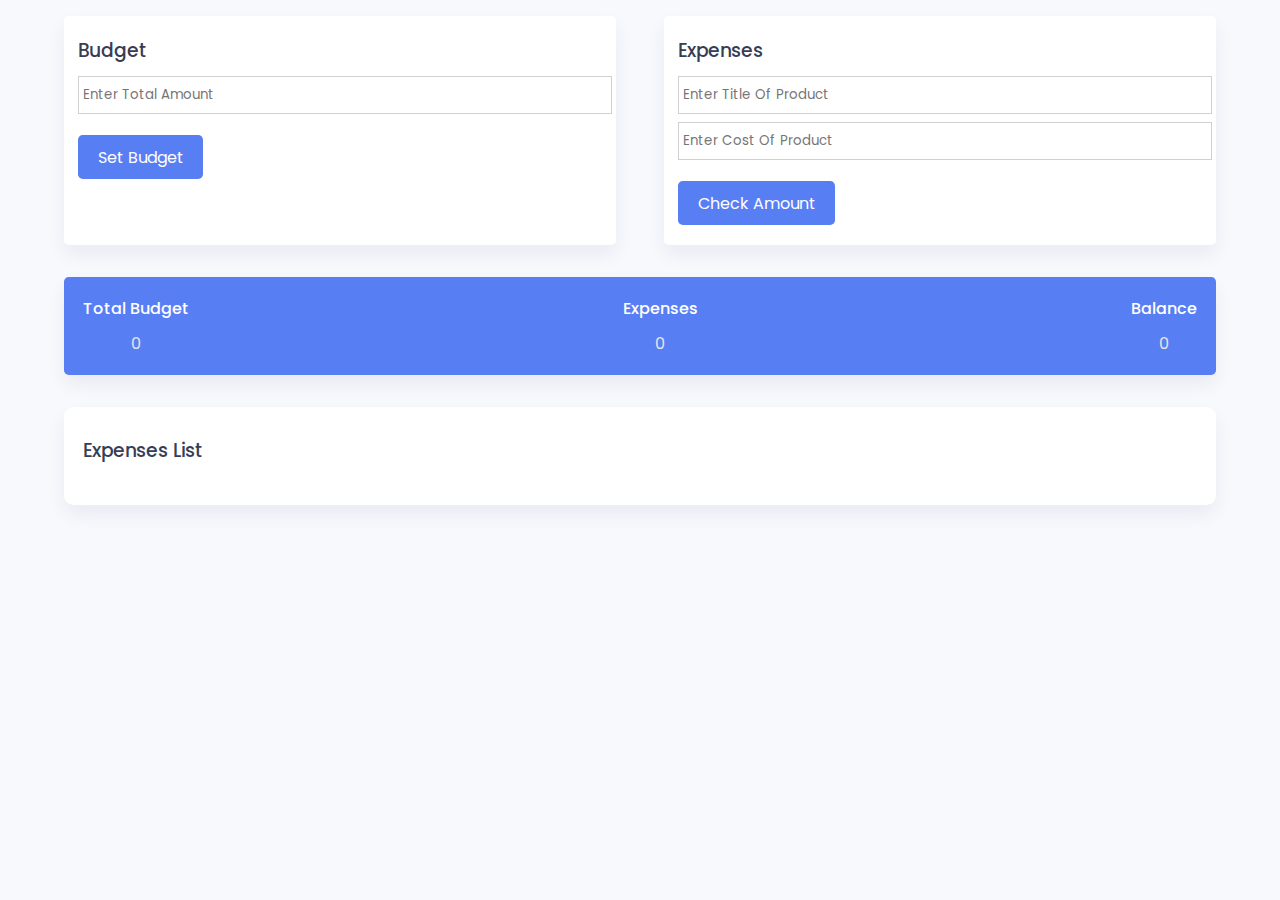
<file: a Budget App/index.html>
<!DOCTYPE html>
<html lang="en">
<head>
    <meta charset="UTF-8">
    <meta http-equiv="X-UA-Compatible" content="IE=edge">
    <meta name="viewport" content="width=device-width, initial-scale=1.0">
    <link rel="stylesheet" href="https://cdnjs.cloudflare.com/ajax/libs/font-awesome/6.3.0/css/all.min.css"/>
    <link rel="stylesheet" href="style.css"/>
    <title>a Budget App </title>
</head>
<body>

    <div class="wrapper">
        <div class="container">
            <div class="sub-container">
                <div class="total-amount-container">
                    <h3>Budget</h3>
                    <p class="hide error" id="budget-error">
                        Value cannot be empty or negative
                    </p>
                    <input type="number" id="total-amount" placeholder="Enter Total Amount">
                    <button class="submit" id="total-amount-button">Set Budget</button>
                </div>

                <div class="user-amount-container">
                    <h3>Expenses</h3>
                    <p class="hide error" id="product-title-error">
                        Values cannot be empty
                    </p>
                    <input type="text" class="product-title" id="product-title" placeholder="Enter Title Of Product">
                    <input type="number" id="user-amount" placeholder="Enter Cost Of Product">
                    <button class="submit" id="check-amount">Check Amount</button>
                </div>
            </div>
            
            <div class="output-container flex-space">
                <div>
                    <p>Total Budget</p>
                    <span id="amount">
                        0
                    </span>
                </div>
                <div>
                    <p>Expenses</p>
                    <span id="expenditure-value">
                        0
                    </span>
                </div>
                <div>
                    <p>Balance</p>
                    <span id="balance-amount">
                        0
                    </span>
                </div>
            </div>
        </div>

        <div class="list">
            <h3>Expenses List</h3>
            <div class="list-container" id="list"></div>
        </div>

    </div>

    <script src="index.js"></script>
</body>
</html>

<!-- https://www.youtube.com/watch?v=G_Prk9-G2Q0&list=PLkC56g8fboI0HghByzVuD2Vz8ROUXfF_j&index=18 -->
</file>
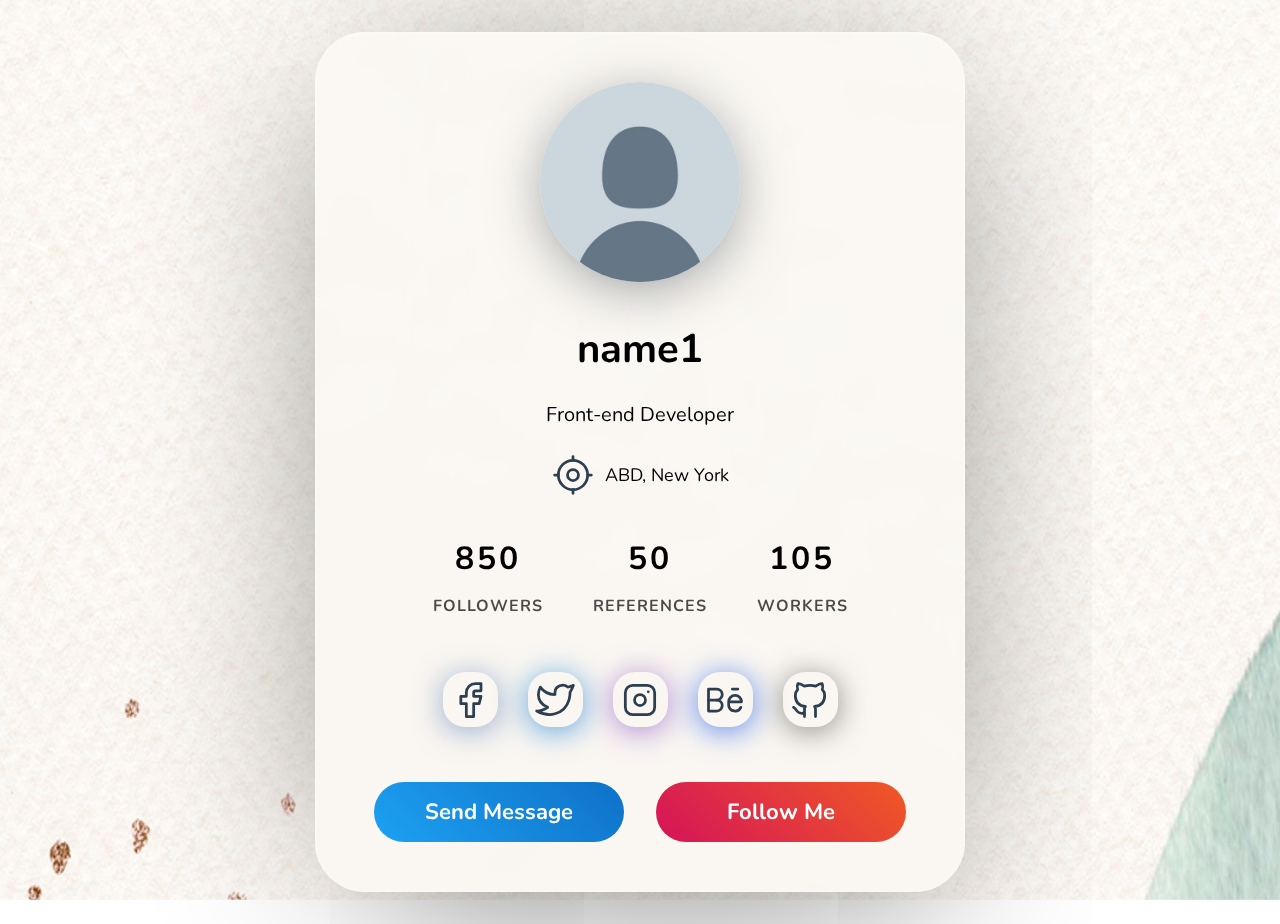
<file: ASMR Programming - Profile Card UI Design/index.html>
<!DOCTYPE html>
<html lang="en">
<head>
    <meta charset="UTF-8">
    <meta http-equiv="X-UA-Compatible" content="IE=edge">
    <meta name="viewport" content="width=device-width, initial-scale=1.0">
    <title>Document</title>
    <title>Profile Card</title>
    <link rel="stylesheet" href="style.css">
    <link rel="stylesheet" href="reset.css">
</head>
<body>
    <div class="profile-card">
        <figure class="profile-card__img">
            <img src="img1.jpg" alt=""...>
        </figure>

        <div class="profile-card__desc">
            <h1>name1</h1>
            <div>Front-end Developer</div>
            <div style="display:flex; align-items: center; gap: 10px; justify-content: center;">
                <svg xmlns="http://www.w3.org/2000/svg" class="icon icon-tabler icon-tabler-current-location" width="44" height="44" viewBox="0 0 24 24" stroke-width="1.5" stroke="#2c3e50" fill="none" stroke-linecap="round" stroke-linejoin="round">
                    <path stroke="none" d="M0 0h24v24H0z" fill="none"/>
                    <circle cx="12" cy="12" r="3" />
                    <circle cx="12" cy="12" r="8" />
                    <line x1="12" y1="2" x2="12" y2="4" />
                    <line x1="12" y1="20" x2="12" y2="22" />
                    <line x1="20" y1="12" x2="22" y2="12" />
                    <line x1="2" y1="12" x2="4" y2="12" />
                  </svg>
                  <span>ABD, New York</span>
            </div>
            
        </div>

        <div class="profile-card__info">
            <div>
                <div>850</div>
                <div>Followers</div>
            </div>
            <div>
                <div>50</div>
                <div>References</div>
            </div>
            <div>
                <div>105</div>
                <div>Workers</div>
            </div>
        </div>

        <div class="profile-card__social">
            <a href="#" class="facebook">
                <svg xmlns="http://www.w3.org/2000/svg" class="icon icon-tabler icon-tabler-brand-facebook" width="44" height="44" viewBox="0 0 24 24" stroke-width="1.5" stroke="#2c3e50" fill="none" stroke-linecap="round" stroke-linejoin="round">
                    <path stroke="none" d="M0 0h24v24H0z" fill="none"/>
                    <path d="M7 10v4h3v7h4v-7h3l1 -4h-4v-2a1 1 0 0 1 1 -1h3v-4h-3a5 5 0 0 0 -5 5v2h-3" />
                </svg>
            </a>    
            <a href="#" class="twitter">
                <svg xmlns="http://www.w3.org/2000/svg" class="icon icon-tabler icon-tabler-brand-twitter" width="44" height="44" viewBox="0 0 24 24" stroke-width="1.5" stroke="#2c3e50" fill="none" stroke-linecap="round" stroke-linejoin="round">
                    <path stroke="none" d="M0 0h24v24H0z" fill="none"/>
                    <path d="M22 4.01c-1 .49 -1.98 .689 -3 .99c-1.121 -1.265 -2.783 -1.335 -4.38 -.737s-2.643 2.06 -2.62 3.737v1c-3.245 .083 -6.135 -1.395 -8 -4c0 0 -4.182 7.433 4 11c-1.872 1.247 -3.739 2.088 -6 2c3.308 1.803 6.913 2.423 10.034 1.517c3.58 -1.04 6.522 -3.723 7.651 -7.742a13.84 13.84 0 0 0 .497 -3.753c-.002 -.249 1.51 -2.772 1.818 -4.013z" />
                </svg>
            </a>    
            <a href="#" class="instagram">
                <svg xmlns="http://www.w3.org/2000/svg" class="icon icon-tabler icon-tabler-brand-instagram" width="44" height="44" viewBox="0 0 24 24" stroke-width="1.5" stroke="#2c3e50" fill="none" stroke-linecap="round" stroke-linejoin="round">
                    <path stroke="none" d="M0 0h24v24H0z" fill="none"/>
                    <rect x="4" y="4" width="16" height="16" rx="4" />
                    <circle cx="12" cy="12" r="3" />
                    <line x1="16.5" y1="7.5" x2="16.5" y2="7.501" />
                </svg>
            </a>    
            <a href="#" class="behance">
                <svg xmlns="http://www.w3.org/2000/svg" class="icon icon-tabler icon-tabler-brand-behance" width="44" height="44" viewBox="0 0 24 24" stroke-width="1.5" stroke="#2c3e50" fill="none" stroke-linecap="round" stroke-linejoin="round">
                    <path stroke="none" d="M0 0h24v24H0z" fill="none"/>
                    <path d="M3 18v-12h4.5a3 3 0 0 1 0 6a3 3 0 0 1 0 6h-4.5" />
                    <line x1="3" y1="12" x2="7.5" y2="12" />
                    <path d="M14 13h7a3.5 3.5 0 0 0 -7 0v2a3.5 3.5 0 0 0 6.64 1" />
                    <line x1="16" y1="6" x2="19" y2="6" />
                </svg>
            </a>    
            <a href="#" class="github">
                <svg xmlns="http://www.w3.org/2000/svg" class="icon icon-tabler icon-tabler-brand-github" width="44" height="44" viewBox="0 0 24 24" stroke-width="1.5" stroke="#2c3e50" fill="none" stroke-linecap="round" stroke-linejoin="round">
                    <path stroke="none" d="M0 0h24v24H0z" fill="none"/>
                    <path d="M9 19c-4.3 1.4 -4.3 -2.5 -6 -3m12 5v-3.5c0 -1 .1 -1.4 -.5 -2c2.8 -.3 5.5 -1.4 5.5 -6a4.6 4.6 0 0 0 -1.3 -3.2a4.2 4.2 0 0 0 -.1 -3.2s-1.1 -.3 -3.5 1.3a12.3 12.3 0 0 0 -6.2 0c-2.4 -1.6 -3.5 -1.3 -3.5 -1.3a4.2 4.2 0 0 0 -.1 3.2a4.6 4.6 0 0 0 -1.3 3.2c0 4.6 2.7 5.7 5.5 6c-.6 .6 -.6 1.2 -.5 2v3.5" />
                </svg>
            </a>
        </div>

        <div class="profile-card__actions">
            <button class="blue">Send Message</button>
            <button class="orange">Follow Me</button>
        </div>
    </div>
</body>
</html>
</file>
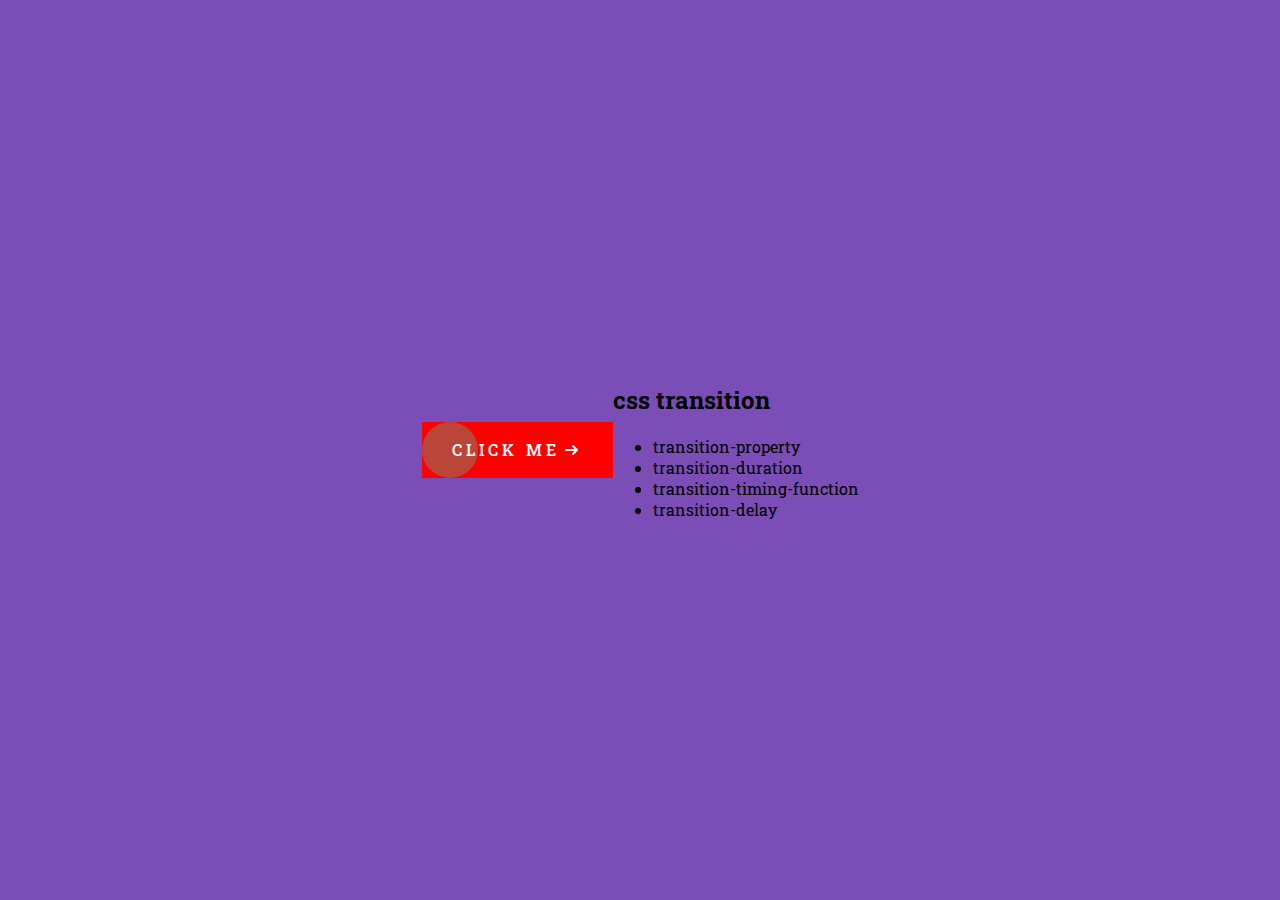
<file: Button Hover Animation/index.html>
<!DOCTYPE html>
<html lang="en">
<head>
    <meta charset="UTF-8">
    <meta http-equiv="X-UA-Compatible" content="IE=edge">
    <meta name="viewport" content="width=device-width, initial-scale=1.0">
    <title>Button Hover Effect</title>
    <link rel="stylesheet" type="text/css" href="button.css">
</head>
<body>

    <a href="#" class="button">
        <span>Click Me</span>
        <svg width="13px" height="10px" viewBox="0 0 13 10">
            <path d="M1,5 L11,5"></path>
            <polyline points="8 1 12 5 8 9"></polyline>
        </svg>
    </a>

    <div>
        <h2>css transition</h2>
        <ul>
            <li>transition-property</li>
            <li>transition-duration</li>
            <li>transition-timing-function</li>
            <li>transition-delay</li>
        </ul>
    </div>
</body>
</html>
</file>
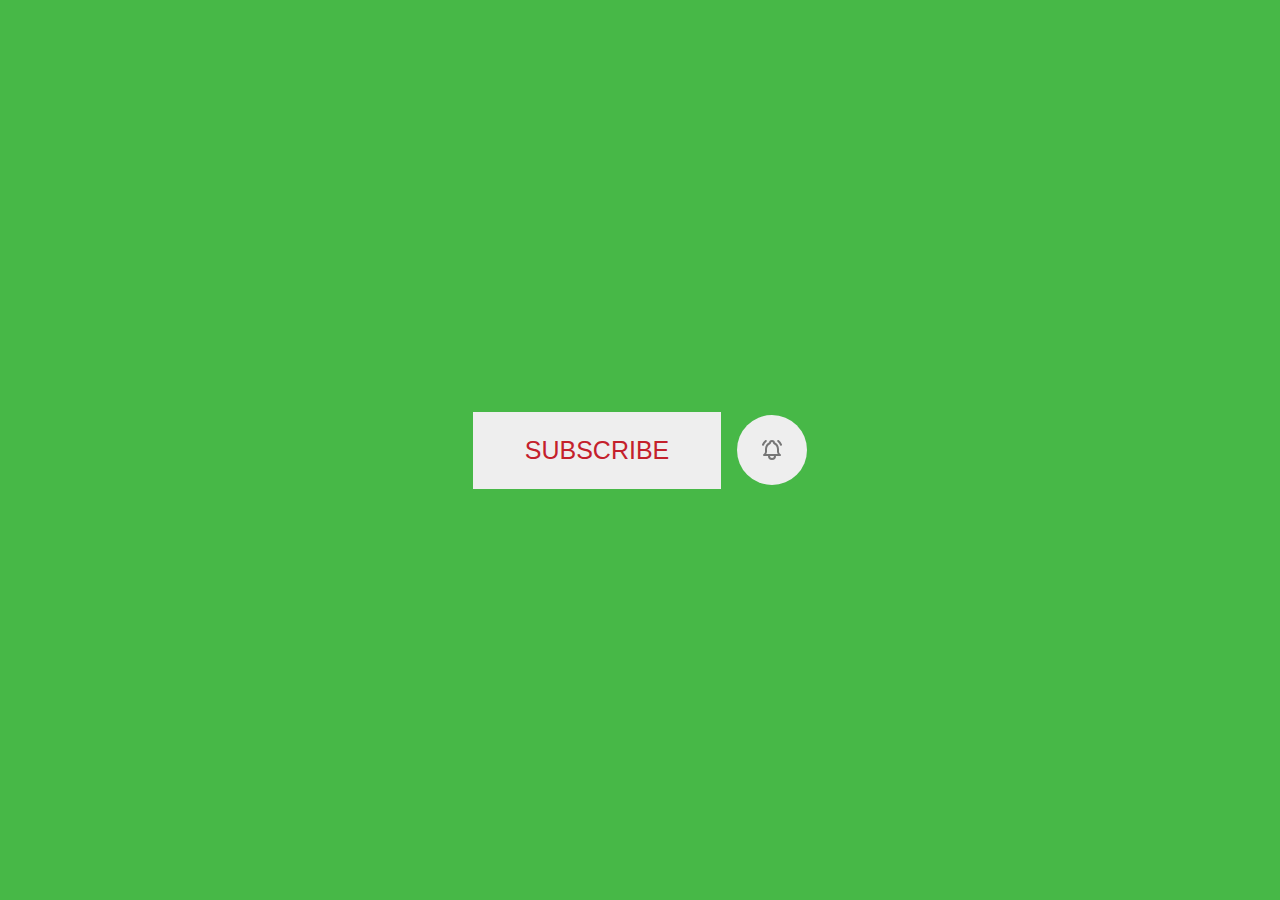
<file: Green Screen Animated Subscribe Button/index.html>
<!DOCTYPE html>
<html lang="en">
<head>
    <meta charset="UTF-8">
    <meta http-equiv="X-UA-Compatible" content="IE=edge">
    <meta name="viewport" content="width=device-width, initial-scale=1.0">
    <title>Green Screen Subscribe Button</title>
    <link rel="preconnect" href="https://fonts.googleapis.com">
    <link rel="preconnect" href="https://fonts.gstatic.com" crossorigin>
    <link href="https://fonts.googleapis.com/css2?family=Roboto+Slab&display=swap" rel="stylesheet">
    <style>
        body{
            font-family: 'Inter', sans-serif;
            margin: 0;
            padding: 0;
            display: flex;
            align-items: center;
            justify-content: center;
            height: 100vh;
            background-color: rgb(71, 184, 71);
        }

        .subscribe-group {
            position: relative;
            display: flex;
            align-items: center;
            justify-content: center;
            gap: 1rem;
        }

        .button {
            text-transform: uppercase;
            width: 200px;
            text-align: center;
            color: #c4202b;
            padding: 1.5rem;
            font-size: 25px;
            background-color: #eee;
            scale: 1;
            animation: buttonAnimation 1s forwards;
            animation-delay: 1s;
            animation
            /* animation이 1초 후 시작 1초동안*/
            /* 
                animation 요소는 6가지 animation 속성을 한번에 적을 수 있는 요소이다.
                위에서는 3가지를 animation에 적고 delay만 따로 적었다.
                animation-name 이 애니메이션의 중간 상태를 지정합니다. 중간 상태는 @keyframes 규칙을 이용하여 기술합니다.
                animation-duration 애니메이션 완료되는데 걸리는 시간 정의.
                animation-direction 애니메이션이 종료되고 다시 처음부터 시작할지 역방향으로 진행할지 지정합니다.
                animation-delay 애니메이션을 n초 후 시작해준다.
            */
        }

        /* 
            @keyframes규칙 내에서 css스타일을 지정하면
            애니메이션이 특정 시간에 현재 스타일에서 새로운 스타일로
            점진적으로 변경된다. animation요소에 바인딩 되야한다.
         */
        @keyframes buttonAnimation {
            /* 버튼 크기를 기존에서 95%로 줄인다.*/
            from {
                scale: .95;
            }

            to {
                /* 버튼 크기를 100%로 만들고 색상, 배경 변화 */
                scale: 1;
                background-color: #c4302b;
                color: white;
            }
        }

        .button:before{
            /* 빈 버튼태그가 있는데 태그 생성 전에 적용되는 것들 */
            content: 'Subscribe';
            display: block;
            animation: buttonTextAnimation 1s forwards;
            animation-delay: 1s;
        }

        @keyframes buttonTextAnimation {
            to {
                content: "Subscribed";
            }
        }

        .bell {
            background-color: #eee;
            height: 70px;
            width: 70px;
            display: flex;
            align-items: center;
            justify-content: center;
            border-radius: 100px;
            scale: 1;
            animation: bellAnimation 1s forwards;
            animation-delay: 3s;
        }

        @keyframes bellAnimation {
            from {
                scale: .95;
            }

            to {
                scale: 1;
            }
        }

        .bell svg{
            opacity: .5;
            rotate: 0;
            transform-origin: top;
            animation: bellIconAnimation .2s forwards;
            animation-delay: 3.4s;
        }

        @keyframes bellIconAnimation {
            /* animation이 진행 0%일때 실행 */
            0% {
                rotate: 25deg;
                scale: 1;
                opacity: .5;
            }
            /* animation이 진행 50%일때 실행 */
            50% {
                rotate: 0;
                scale: .95;
                opacity: .5;
            }
            /* animation이 진행 75%일때 실행 */
            75% {
                rotate: -25deg;
                scale: 1;
                opacity: .5;
            }
            /* animation이 진행 95, 100%일때 실행 */
            90%,
            100% {
                opacity: 1;
                color: #c4302b;
            }
        }

        .cursor {
            opacity: 0;
            position: absolute;
            align-self: flex-end;
            z-index: 9;
            transition: 50px 50px;
            rotate: 15deg;
            animation: cursorAnimation 4s forwards;
        }

        @keyframes cursorAnimation {
            20%,
            50% {
                opacity: 1;
                translate: 50px 20px;
            }

            70%,
            95% {
                opacity: 1;
                translate: 160px 10px;
            }

            100% {
                opacity: 0;
                translate: 180px 50px;
            }
        }

        .cursor svg {
            fill: white;
        }
    </style>
</head>

<body>
    <div class="subscribe-group">
        <div class="button"></div>
        <div class="bell">
            <svg xmlns="http://www.w3.org/2000/svg" class="icon icon-tabler icon-tabler-bell-ringing" width="24" height="24" viewBox="0 0 24 24" stroke-width="2" stroke="currentColor" fill="none" stroke-linecap="round" stroke-linejoin="round">
                <path stroke="none" d="M0 0h24v24H0z" fill="none"></path>
                <path d="M10 5a2 2 0 0 1 4 0a7 7 0 0 1 4 6v3a4 4 0 0 0 2 3h-16a4 4 0 0 0 2 -3v-3a7 7 0 0 1 4 -6"></path>
                <path d="M9 17v1a3 3 0 0 0 6 0v-1"></path>
                <path d="M21 6.727a11.05 11.05 0 0 0 -2.794 -3.727"></path>
                <path d="M3 6.727a11.05 11.05 0 0 1 2.792 -3.727"></path>
            </svg>
        </div>
        <div class="cursor">
            <svg xmlns="http://www.w3.org/2000/svg" class="icon icon-tabler icon-tabler-pointer" width="24" height="24" viewBox="0 0 24 24" stroke-width="2" stroke="currentColor" fill="none" stroke-linecap="round" stroke-linejoin="round">
                <path stroke="none" d="M0 0h24v24H0z" fill="none"></path>
                <path d="M7.904 17.563a1.2 1.2 0 0 0 2.228 .308l2.09 -3.093l4.907 4.907a1.067 1.067 0 0 0 1.509 0l1.047 -1.047a1.067 1.067 0 0 0 0 -1.509l-4.907 -4.907l3.113 -2.09a1.2 1.2 0 0 0 -.309 -2.228l-13.582 -3.904l3.904 13.563z"></path>
             </svg>
        </div>
    </div>
</body>

</html>
</file>
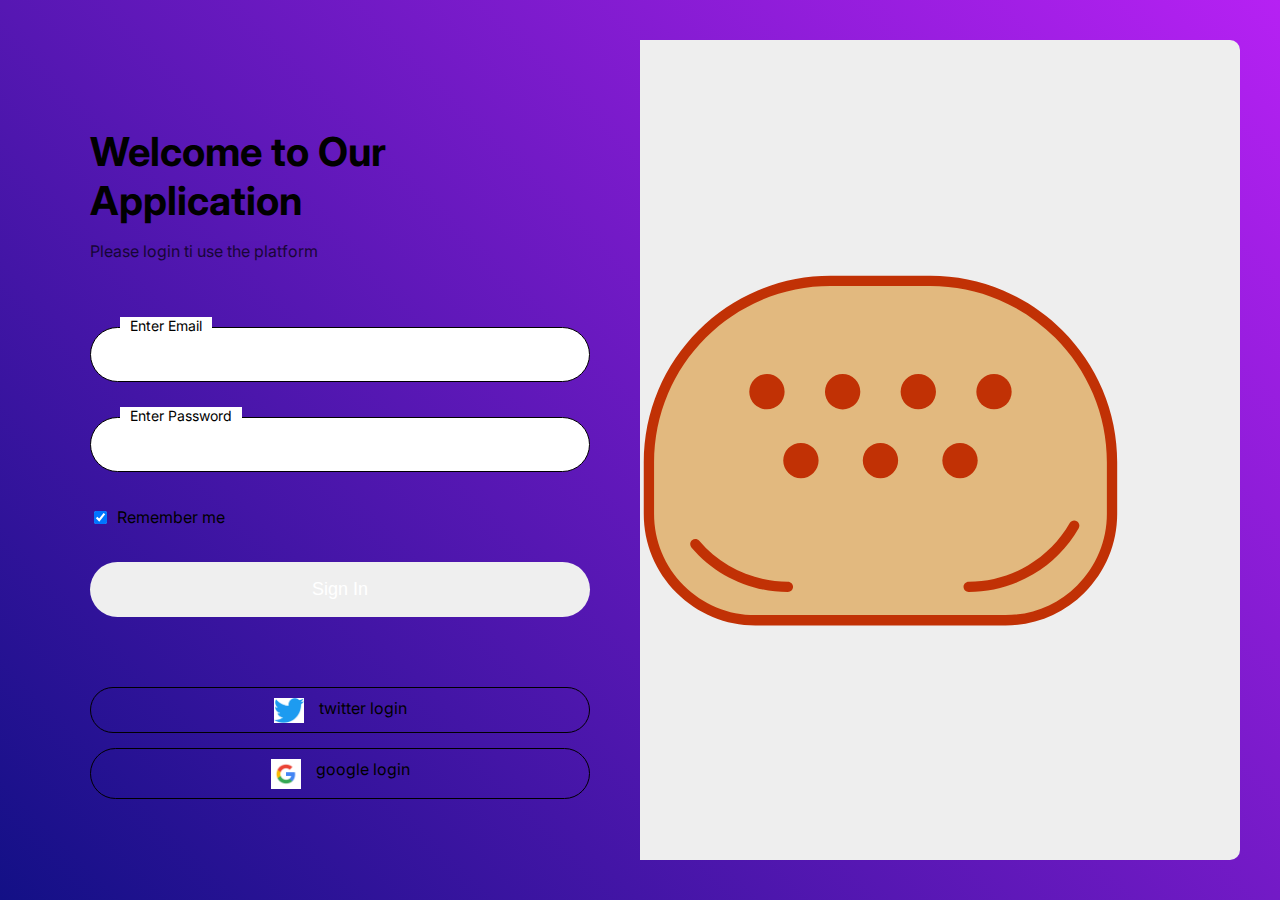
<file: modern Login Page UI Design/index.html>
<!DOCTYPE html>
<html lang="en">
<head>
    <meta charset="UTF-8">
    <meta http-equiv="X-UA-Compatible" content="IE=edge">
    <meta name="viewport" content="width=device-width, initial-scale=1.0">
    <title>Login Page</title>
    <link rel="stylesheet" href="style.css">
</head>
<body>
    <div class="container">
        <div class="login-left">
            <div class="login-header">
                <h1>Welcome to Our Application</h1>
                <p>Please login ti use the platform</p>
            </div>
            <form action="" class="login-form">
                <div class="login-form-content">
                    <div class="form-item">
                        <label for="email">Enter Email</label>
                        <input type="text" id="email">
                    </div>
                    <div class="form-item">
                        <label for="password">Enter Password</label>
                        <input type="password" id="password">
                    </div>
                    <div class="form-item">
                        <div class="checkbox">
                            <input type="checkbox" id="rememberMeCheckbox" checked>
                            <label for="rememberMeCheckbox" class="checkboxLabel">Remember me</label>
                        </div>
                    </div>
                    <button type="submit">Sign In</button>
                </div>
                <div class="login-form-footer">
                    <a href="#">
                        <img width="30" 
                            src="./images.png" 
                            alt=""> twitter login
                    </a>
                    <a href="#">
                        <img width="30" 
                            src="./google.png" 
                            alt=""> google login
                    </a>
                </div>
            </form>
        </div>
        <div class="login-right">
            <img src="./biscuit-svgrepo-com.svg" alt="">
        </div>
    </div>
</body>
</html>
</file>
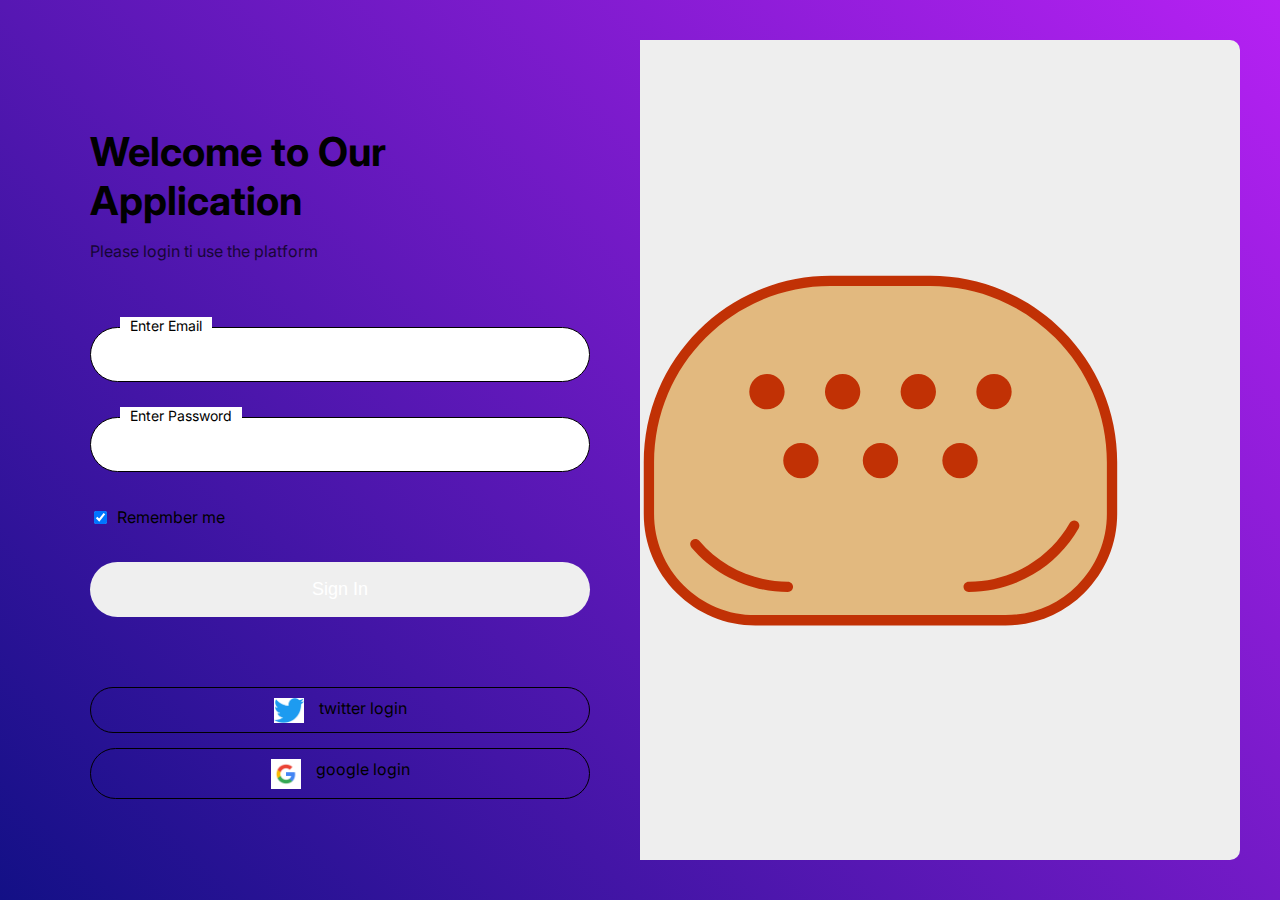
<file: Modern Login Page UI Design1/index.html>
<!DOCTYPE html>
<html lang="ko">
<head>
    <meta charset="UTF-8">
    <meta http-equiv="X-UA-Compatible" content="IE=edge">
    <meta name="viewport" content="width=device-width, initial-scale=1.0">
    <title>Login Page</title>
    <link rel="stylesheet" href="style.css">
</head>
<body>
    <div class="container">
        <div class="login-left">
            <div class="login-header">
                <h1>Welcome to Our Application</h1>
                <p>Please login ti use the platform</p>
            </div>
            <form action="" class="login-form">
                <div class="login-form-content">
                    <div class="form-item">
                        <label for="email">Enter Email</label>
                        <input type="text" id="email">
                    </div>
                    <div class="form-item">
                        <label for="password">Enter Password</label>
                        <input type="password" id="password">
                    </div>
                    <div class="form-item">
                        <div class="checkbox">
                            <input type="checkbox" id="rememberMeCheckbox" checked>
                            <label for="rememberMeCheckbox" class="checkboxLabel">Remember me</label>
                        </div>
                    </div>
                    <button type="submit">Sign In</button>
                </div>
                <div class="login-form-footer">
                    <a href="#">
                        <img width="30" 
                            src="./images.png" 
                            alt=""> twitter login
                    </a>
                    <a href="#">
                        <img width="30" 
                            src="./google.png" 
                            alt=""> google login
                    </a>
                </div>
            </form>
        </div>
        <div class="login-right">
            <img src="./biscuit-svgrepo-com.svg" alt="">
        </div>
    </div>
</body>
</html>
</file>
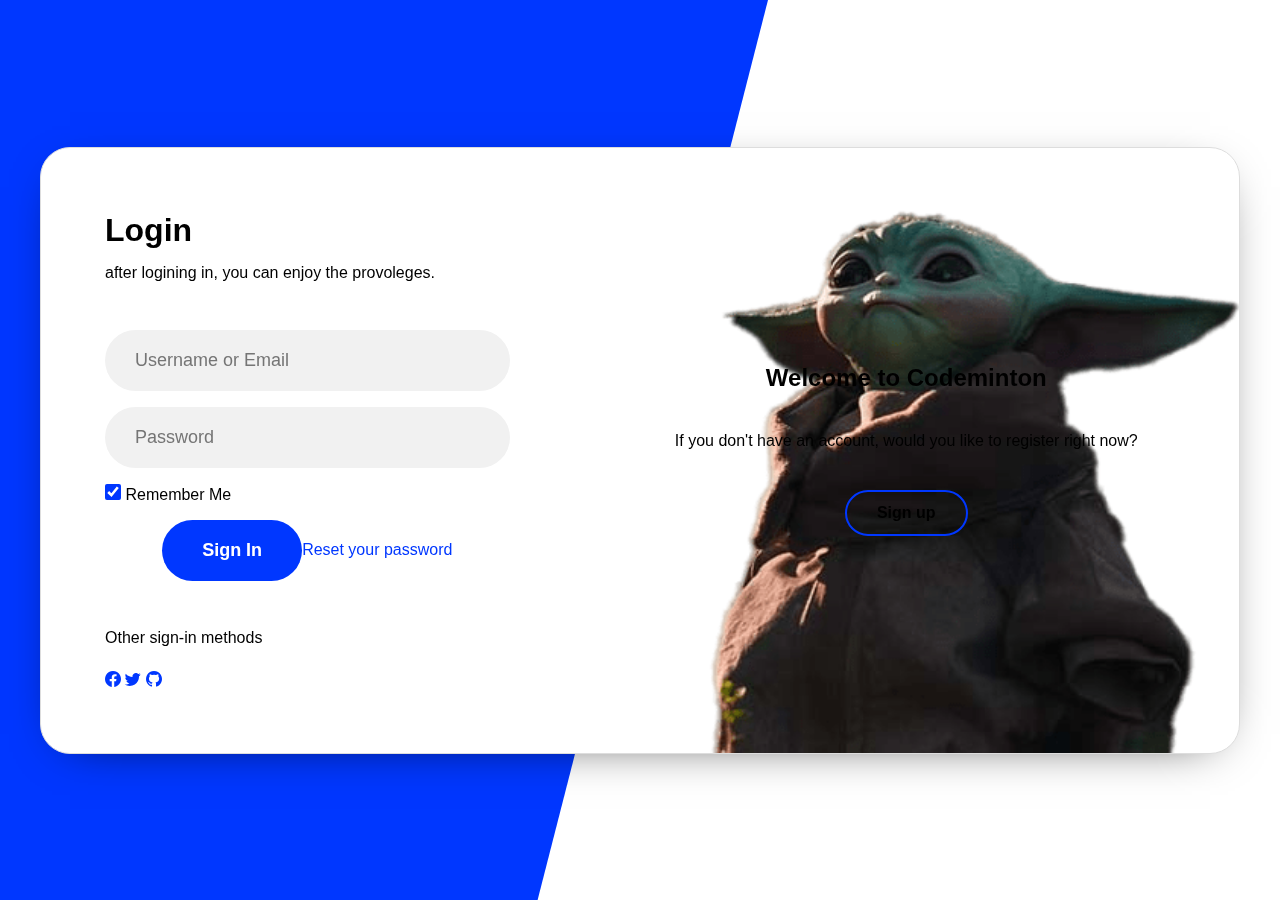
<file: Modern Login Page UI Design2/index.html>
<!DOCTYPE html>
<html lang="en">
<head>
    <meta charset="UTF-8">
    <meta http-equiv="X-UA-Compatible" content="IE=edge">
    <meta name="viewport" content="width=device-width, initial-scale=1.0">
    <title>Modern Login Page</title>
    <link rel="stylesheet" href="style.css">
    <link rel="stylesheet" href="https://cdn.jsdelivr.net/npm/bootstrap-icons@1.10.3/font/bootstrap-icons.css">
</head>
<body>
    <div class="login-card">
        <div class="column">
            <h1>Login</h1>
            <p>after logining in, you can enjoy the provoleges.</p>
            <form>
                <div class="form-itme">
                    <input type="text" class="form-element" placeholder="Username or Email">
                </div>
                <div class="form-item">
                    <input type="password" class="form-element" placeholder="Password">
                </div>
                <div class="form-checkobx-item">
                    <input type="checkbox" id="rememberMe" checked>
                    <label for="rememberMe">Remember Me</label>
                </div>
                <div class="flex">
                    <button type="button">Sign In</button>
                    <a href="#">Reset your password</a>
                </div>
                <p style="margin-top:3rem; margin-bottom: 1.5rem;">Other sign-in methods</p>
                <div class="social-buttons">
                    <a href="" class="facebook">
                        <i class="bi bi-facebook"></i>
                    </a>
                    <a href="" class="twitter">
                        <i class="bi bi-twitter"></i>
                    </a>
                    <a href="" class="github">
                        <i class="bi bi-github"></i>
                    </a>
                </div>
            </form>
        </div>
        <div class="column">
            <h2>Welcome to Codeminton</h2>
            <p>If you don't have an account, would you like to register right now?</p>
            <a href="#">Sign up</a>
        </div>
    </div>
</body>
</html>
</file>
<file: a Budget App/style.css>
@import url('https://fonts.googleapis.com/css2?family=Poppins:wght@300;400;500;600;700&family=Roboto+Slab&display=swap');


*{
    margin: 0;
    padding: 0;
    border-style: border-box;
    font-family: 'Poppins', sans-serif;
}

body{
    background-color: #f7f9fd;
}

.wrapper {
    width: 90%;
    font-size: 16px;
    max-width: 43.753m;
    margin: 1em auto;
}

.container{
    width: 100%;
}

.sub-container{
    width: 100%;
    display: grid;
    grid-template-columns: 1fr 1fr;
    gap: 3em;
}

.flex{
    display: flex;
    align-items: center;
}

.flex-space{
    display: flex;
    justify-content: space-between;
    align-items: center;
}

.wrapper h3{
    /* background-color: antiquewhite; */
    color: #363d55;
    font-weight: 500;
    margin-bottom: 0.6em;
}

.container input{
    display: block;
    width: 100%;
    padding: 0.6em 0.3em;
    border: 1px solid #d0d0d0;
    background-repeat: 0.3em;
    color: #414a67;
    outline: none;
    font-weight: 400;
    margin-bottom: 0.6em;
}

.container input:focus{
    background-color: #587ef4;
}

.total-amount-container, .user-amount-container{
    background: #fff;
    padding: 1.25em 0.9em;
    border-radius: 0.3em;
    box-shadow: 0 0.6em 1.2em rgba(28, 0, 80, 0.06);
}

.output-container{
    background-color: #587ef4;
    color: #fff;
    border-radius: 0.3em;
    box-shadow: 0 0.6em 1.2em rgba(28, 0, 80, 0.06);
    margin: 2em 0;
    padding: 1.2em;
}

.output-container p{
    font-weight: 500;
    margin-bottom: 0.6em;
}

.output-container span{
    display: block;
    text-align: center;
    font-weight: 400;
    color: #e5e5e5;
}

.submit{
    font-size: 1em;
    margin-top: 0.8em;
    background-color: #587ef4;
    border: none;
    outline: none;
    color: #fff;
    padding: 0.6em 1.2em;
    border-radius: 0.3em;
    cursor: pointer;
}

.list{
    background-color: #fff;
    padding: 1.8em 1.2em;
    box-shadow: 0 0.6em 1.2em rgba(28, 0, 80, 0.06);
    border-radius: 0.6em;
}

.sublist-content{
    width: 100%;
    border-left: 0.3em solid #587ef4;
    margin-bottom: 0.6em;
    padding: 0.5em 1em;
    display: grid;
    grid-template-columns: 3fr 2fr 1fr 1fr;
}

.product{
    font-weight: 500;
    color: #363d55;
}

.amount{
    color: #414a67;
    margin-left: 20%;
}

.icons-container{
    width: 5em;
    margin: 1.2em;
    align-items: center;
}

.hide{
    display: none;
}

.error{
    color: #ff465a;
}

.edit{
    margin-left: auto;
}

.edit, delete{
    background: transparent;
    cursor: pointer;
    margin-right: 1.5em;
    border: none;
    color: #587ef4;
}

@media screen and (max-width:600px){
    .wrapper{
        font-size: 14px;
    }

    .sub-container{
        grid-template-columns: 1fr;
        gap: 1em;
    }
}
</file>
<file: ASMR Programming - Profile Card UI Design/style.css>
@import url("https://fonts.googleapis.com/css2?family=Nunito:wght@300;400;500;600;700&family=Roboto:wght@100&display=swap");
body {
  font: 18px "Nunito", sans-serif;
  color: black;
  min-height: 100vh;
  padding: 2rem;
  display: flex;
  justify-content: center;
  align-items: center;
}
body::before {
  content: "";
  position: fixed;
  inset: 0;
  z-index: -1;
  pointer-events: none;
  background: url("bg.jpeg") no-repeat center;
  background-size: cover;
  animation: backgroundZoomAnimate 20s forwards;
}

@keyframes backgroundZoomAnimate {
  from {
    transform: scale(2);
  }
  to {
    transform: scale(1.3);
  }
}
.profile-card {
  box-shadow: 0 18px 200px -60px black;
  border-radius: 50px;
  width: 650px;
  position: relative;
  -webkit-backdrop-filter: blur(15px);
          backdrop-filter: blur(15px);
  border: 2px solid rgba(255, 255, 255, 0.2509803922);
  padding: 3rem 5rem;
  display: flex;
  flex-direction: column;
  gap: 40px;
}
@media screen and (max-width: 768px) {
  .profile-card {
    width: auto;
  }
}
.profile-card__img img {
  margin: auto;
  width: 200px;
  height: 200px;
  border-radius: 50%;
  -o-object-fit: cover;
     object-fit: cover;
  display: block;
  box-shadow: 0 10px 60px -10px rgba(13, 28, 39, 0.5);
}
.profile-card__desc {
  text-align: center;
  display: flex;
  flex-direction: column;
  gap: 25px;
}
.profile-card__desc h1 {
  font-size: 2.5rem;
  font-weight: bold;
}
.profile-card__desc h1 + div {
  font-size: 20px;
}
.profile-card__info {
  display: flex;
  justify-content: center;
  gap: 50px;
}
@media screen and (max-width: 576px) {
  .profile-card__info {
    gap: 30px;
  }
}
.profile-card__info > div {
  text-transform: uppercase;
  font-weight: bold;
  letter-spacing: 1px;
  text-align: center;
}
.profile-card__info > div > *:first-child {
  font-weight: bold;
  letter-spacing: 3px;
  font-size: 2rem;
  margin-bottom: 15px;
}
.profile-card__info > div > *:last-child {
  font-size: 16px;
  opacity: 0.7;
}
.profile-card__social {
  display: flex;
  justify-content: center;
  align-items: center;
  flex-wrap: wrap;
}
.profile-card__social a {
  display: inline-flex;
  width: 55px;
  height: 55px;
  margin: 15px;
  border-radius: 40%;
  align-items: center;
  justify-content: center;
  color: red;
  position: relative;
  flex-shrink: 0;
  transition: all 0.2s;
}
@media screen and (max-width: 768px) {
  .profile-card__social a {
    width: 50px;
    height: 50px;
    margin: 10px;
  }
}
@media screen and (min-width: 768px) {
  .profile-card__social a:hover {
    transform: scale(1.2) translateY(-5px);
  }
}
.profile-card__social a.facebook {
  background: liner-gradient(45deg, #3b5998, #0078d7);
  box-shadow: 0 4px 30px rgba(43, 98, 169, 0.5);
}
.profile-card__social a.twitter {
  background: liner-gradient(45deg, #1da1f2, #0e71c8);
  box-shadow: 0 4px 30px rgba(19, 127, 212, 0.7);
}
.profile-card__social a.instagram {
  background: liner-gradient(45deg, #405de6, #5851db, #833ab4, #c13584, #e1306c, #fd1d1d);
  box-shadow: 0 4px 30px rgba(120, 64, 190, 0.6);
}
.profile-card__social a.behance {
  background: liner-gradient(45deg, #1769ff, #213fca);
  box-shadow: 0 4px 30px rgba(27, 86, 231, 0.7);
}
.profile-card__social a.github {
  background: liner-gradient(45deg, #333333, #626b73);
  box-shadow: 0 4px 30px rgba(63, 65, 67, 0.6);
}
.profile-card__actions {
  display: flex;
  align-items: center;
  justify-content: center;
  gap: 2rem;
}
@media screen and (max-width: 576px) {
  .profile-card__actions {
    flex-direction: column;
    gap: 1.5rem;
  }
}
.profile-card__actions > button {
  font-weight: bold;
  font-size: 22px;
  padding: 15px 0;
  min-width: 250px;
  border-radius: 50px;
  text-align: center;
  color: white;
  cursor: pointer;
  transition: all 0.2s;
}
@media screen and (max-width: 768px) {
  .profile-card__actions > button {
    min-width: 170px;
  }
}
@media screen and (max-width: 576px) {
  .profile-card__actions > button {
    min-width: inherit;
    width: 100%;
    max-width: 350px;
  }
}
@media screen and (min-width: 576px) {
  .profile-card__actions > button:hover {
    transform: translateY(-5px);
  }
}
.profile-card__actions > button.blue {
  background: linear-gradient(45deg, #1da1f2, #0e71c8);
  box-shadow: 0 4px 30px rbga(19, 127, 212, 0.4);
}
.profile-card__actions > button.blue:hover {
  box-shadow: 0 7px 30px rgba(19, 127, 212, 0.75);
}
.profile-card__actions > button.orange {
  background: linear-gradient(45deg, #d5135a, #f05924);
  box-shadow: 0 4px 30px rbga(223, 45, 70, 0.35);
}
.profile-card__actions > button.orange:hover {
  box-shadow: 0 7px 30px rgba(223, 45, 70, 0.75);
}/*# sourceMappingURL=style.css.map */
</file>
<file: Button Hover Animation/button.css>
@import url('https://fonts.googleapis.com/css2?family=Roboto+Slab&display=swap');


html,
body {
    height: 100%;
    padding: 0;
    margin: 0;
}

body {
    font-family: 'Roboto Slab', serif;
    display: flex;
    align-items: center;
    justify-content: center;
    background-color: #7b4eb7;
}

.button {
    color: white;
    background-color: red;
    text-decoration: none;
    position: relative;
    padding: 20px 30px;
    display: flex;
    align-items: center;
    transition: all .3s ease;
}

.button:before{
    content: "";    
    position: absolute;
    top: 0;
    left: 0;
    display: block;
    border-radius: 30px;
    background: rgba(30, 233, 186, .3);
    width: 56px;
    height: 56px;
    transition: all .3s ease;
    /* 
        transition-property: 
        none
        효과지정않는다. 
        all
        모든속성이 transition효과 받는다. 
        => .button에 변화가 있으면 .button안 모든 속성이 transition내용대로 변화한다.
        property 
        효과를 얻게될 속성을 지정한다. 
        => 만약 .button에 변화가 있을때 width라고 입력하면 width만 transition으로 변화한다. 
           height는 그냥 적용된다.

        ,를 이용해서 둘 이상의 transition속성을 지정할 수 있다.
        transform: all .3s ease, background-color 13s ease;
        => .3초만에 모든 속성 변화, 배경색 13초에 걸쳐 변화


        transition-duration:
        변화의 시간 지정하기


        transition-timing-fuction
        변화가 일어나는 속도를 설정한다.
        liner
        duration동안 일정한 속도로 변화한다.

        ease
        극초반 빠르게, 초반 빠르게 종료지점은 느리게 변화

        ease-in
        시작지점의 변화가 천천히 진행된다.

        ease-out
        종료지점의 변화가 천천히 진행된다.

        ease-in-out
        시작과 종료 변화가 천천히 진행
        
        cubic-bezier(a,b,c,d)
        a b c d 시간 직접 지정
        등등
    */
}

.button span {
    position: relative;
    line-height: 1;
    font-weight: 500;
    letter-spacing: .25rem;
    text-transform: uppercase;
}

.button svg {
    position: relative;
    top: 0;
    margin-left: 10px;
    fill: none;
    stroke-linecap: round;
    stroke-linejoin: round;
    stroke: white;
    stroke-width: 2;
    transform: translateX(-5px);
    transition: all .3s ease;
}

.button:hover {
    color: black;
}

.button:hover:before {
    width: 100%;
    background: #1ee9ba;
}

.button:hover svg {
    stroke: black;
    transform: translateX(0);
    
}

.button:active {
    transform: scale(.85);
}
</file>
<file: modern Login Page UI Design/style.css>
@import url("https://fonts.googleapis.com/css2?family=Inter:wght@300;600&display=swap");
* {
  box-sizing: border-box;
}

body {
  padding: 0;
  margin: 0;
  font-family: "Inter", sans-serif;
  background: linear-gradient(45deg, #131086, #b621f3);
  padding: 40px;
}

.container {
  min-height: calc(100vh - 80px);
  display: grid;
  grid-template-columns: 50% 50%;
  border-radius: 10px;
  overflow: hidden;
}

.login-left {
  display: flex;
  flex-direction: column;
  justify-content: center;
  padding-left: 150px;
}

.login-right {
  background-color: #eee;
  display: flex;
  justify-content: content;
}
.login-right img {
  width: 80%;
}

.login-header {
  margin-bottom: 50px;
}
.login-header h1 {
  font-size: 40px;
  margin-bottom: 10px;
}
.login-header p {
  opacity: 0.7;
}

.login-form {
  width: 450px;
}
.login-form-content {
  display: flex;
  flex-direction: column;
  gap: 35px;
}
.login-form-footer {
  display: flex;
  gap: 30px;
  margin-top: 70px;
}
.login-form-footer a {
  flex: 6;
  gap: 15px;
  border: 1px solid black;
  border-radius: 100px;
  padding: 0.6rem;
  justify-content: center;
  display: flex;
  color: black;
  text-decoration: none;
}
.login-form-footer a:hover {
  background-color: #eee;
}

.form-item label:not(.checkboxLabel) {
  display: inline-block;
  background-color: white;
  margin-bottom: 10px;
  position: absolute;
  padding: 0 10px;
  transform: translate(30px, -10px);
  font-size: 14px;
}

input[type=text],
input[type=password] {
  border: 1px solid black;
  height: 55px;
  padding: 0 2rem;
  width: 100%;
  outline: none;
  transition: background 0.5s;
  font-size: 18px;
  border-radius: 100px;
}

.checkbox {
  display: flex;
  align-items: center;
  gap: 7px;
}

input[type=checkobx] {
  width: 20px;
  height: 20px;
  accent-color: #131086;
}

button {
  border: none;
  background: liner-gradient(45deg, #131086, #b621f3);
  color: white;
  padding: 1rem;
  border-radius: 100px;
  text-align: center;
  text-transform: 18px;
  font-size: 18px;
  height: 55px;
  cursor: pointer;
}

/* Responsive */
@media (max-width: 1350px) {
  .login-left {
    padding: 50px !important;
  }
  .login-form {
    width: 100%;
  }
  .login-form-footer {
    flex-direction: column;
    gap: 15px;
  }
}
@media (max-width: 758px) {
  body {
    padding: 20px;
  }
  .container {
    grid-template-columns: auto;
  }
  .login-right {
    display: none;
  }
}/*# sourceMappingURL=style.css.map */
</file>
<file: Modern Login Page UI Design1/style.css>
@import url("https://fonts.googleapis.com/css2?family=Inter:wght@300;600&display=swap");
* {
  box-sizing: border-box;
}

body {
  padding: 0;
  margin: 0;
  font-family: "Inter", sans-serif;
  background: linear-gradient(45deg, #131086, #b621f3);
  padding: 40px;
}

.container {
  min-height: calc(100vh - 80px);
  display: grid;
  grid-template-columns: 50% 50%;
  border-radius: 10px;
  overflow: hidden;
}

.login-left {
  display: flex;
  flex-direction: column;
  justify-content: center;
  padding-left: 150px;
}

.login-right {
  background-color: #eee;
  display: flex;
  justify-content: content;
}
.login-right img {
  width: 80%;
}

.login-header {
  margin-bottom: 50px;
}
.login-header h1 {
  font-size: 40px;
  margin-bottom: 10px;
}
.login-header p {
  opacity: 0.7;
}

.login-form {
  width: 450px;
}
.login-form-content {
  display: flex;
  flex-direction: column;
  gap: 35px;
}
.login-form-footer {
  display: flex;
  gap: 30px;
  margin-top: 70px;
}
.login-form-footer a {
  flex: 6;
  gap: 15px;
  border: 1px solid black;
  border-radius: 100px;
  padding: 0.6rem;
  justify-content: center;
  display: flex;
  color: black;
  text-decoration: none;
}
.login-form-footer a:hover {
  background-color: #eee;
}

.form-item label:not(.checkboxLabel) {
  display: inline-block;
  background-color: white;
  margin-bottom: 10px;
  position: absolute;
  padding: 0 10px;
  transform: translate(30px, -10px);
  font-size: 14px;
}

input[type=text],
input[type=password] {
  border: 1px solid black;
  height: 55px;
  padding: 0 2rem;
  width: 100%;
  outline: none;
  transition: background 0.5s;
  font-size: 18px;
  border-radius: 100px;
}

.checkbox {
  display: flex;
  align-items: center;
  gap: 7px;
}

input[type=checkobx] {
  width: 20px;
  height: 20px;
  accent-color: #131086;
}

button {
  border: none;
  background: liner-gradient(45deg, #131086, #b621f3);
  color: white;
  padding: 1rem;
  border-radius: 100px;
  text-align: center;
  text-transform: 18px;
  font-size: 18px;
  height: 55px;
  cursor: pointer;
}

/* Responsive */
@media (max-width: 1350px) {
  .login-left {
    padding: 50px !important;
  }
  .login-form {
    width: 100%;
  }
  .login-form-footer {
    flex-direction: column;
    gap: 15px;
  }
}
@media (max-width: 758px) {
  body {
    padding: 20px;
  }
  .container {
    grid-template-columns: auto;
  }
  .login-right {
    display: none;
  }
}/*# sourceMappingURL=style.css.map */
</file>
<file: Modern Login Page UI Design2/style.css>
@import url("https://fonts.googleapis.com/css2?family=Roboto:wght@100&display=swap");
* {
  padding: 0;
  margin: 0;
  box-sizing: border-box;
}

body {
  font-family: "Poppins", sans-serif;
  display: flex;
  align-items: center;
  justify-content: center;
  min-height: 100vh;
  padding: 1.5rem;
}
body:after {
  content: "";
  position: fixed;
  inset: 0;
  background-color: #0037ff;
  width: 60%;
  height: 100vh;
  -webkit-clip-path: polygon(0 100%, 0 0, 100% 0, 70% 100%);
          clip-path: polygon(0 100%, 0 0, 100% 0, 70% 100%);
  z-index: -1;
}

.login-card {
  background-color: white;
  border: 1px solid #ddd;
  box-shadow: 0 10px 50px -30px black;
  width: 1200px;
  border-radius: 30px;
  overflow: hidden;
  display: grid;
  grid-template-columns: auto auto;
}
.login-card a {
  text-decoration: none;
  color: #0037ff;
}
.login-card .column {
  padding: 4rem;
}
.login-card .column:last-child {
  background: url("image.png") center;
  background-size: cover;
  display: flex;
  align-items: center;
  flex-direction: column;
  justify-content: center;
  gap: 40px;
}
.login-card .column:last-child:after {
  content: "";
  position: absolute;
  background: liner-gradient(90deg, white rgba(255, 255, 255, 0.5098039216));
  inset: 0;
}
.login-card .column:last-child * {
  z-index: 1;
}
.login-card .column:last-child a {
  display: inline-block;
  padding: 12px 30px;
  font-size: 16px;
  border: 2px solid #0037ff;
  color: black;
  border-radius: 50px;
  cursor: pointer;
  transition: all 0.3s;
  font-weight: 600;
}
.login-card .column:last-child a:hover {
  background-color: #0037ff;
  color: white;
}
.login-card .column:last-child {
  text-align: center;
}
.login-card h1 {
  margin-bottom: 15px;
}
.login-card .form-element {
  width: 100%;
  border: none;
  background-color: #f1f1f1;
  padding: 20px 30px;
  font-size: 18px;
  border-radius: 50px;
  transition: box-shadow 0.2s;
}
.login-card .form-element:focus {
  outline: none;
  box-shadow: 0 0 0 2px #0037ff;
}
.login-card input[type=checkbox] {
  accent-color: #0037ff;
  width: 16px;
  height: 16px;
}
.login-card form {
  margin-top: 3rem;
}
.login-card form > * {
  margin-top: 1rem;
}
.login-card form button {
  background-color: #0037ff;
  color: white;
  border: none;
  padding: 20px 40px;
  border-radius: 50px;
  cursor: pointer;
  font-weight: 600;
  font-size: 18px;
  transition: all 0.2s;
}
.login-card form button:active {
  scale: 0.95;
  background-color: #002ccc;
}
.login-card form .form-checkbox-item {
  display: flex;
  align-items: center;
  gap: 0.7rem;
  margin-top: 5px;
}

.flex {
  display: flex;
  justify-content: center;
  align-items: center;
}

.social-bottons {
  display: flex;
  gap: 1rem;
}
.social-bottons a {
  display: flex;
  align-items: center;
  justify-content: center;
  width: 50px;
  height: 50px;
  border-radius: 50px;
}/*# sourceMappingURL=style.css.map */
</file>
